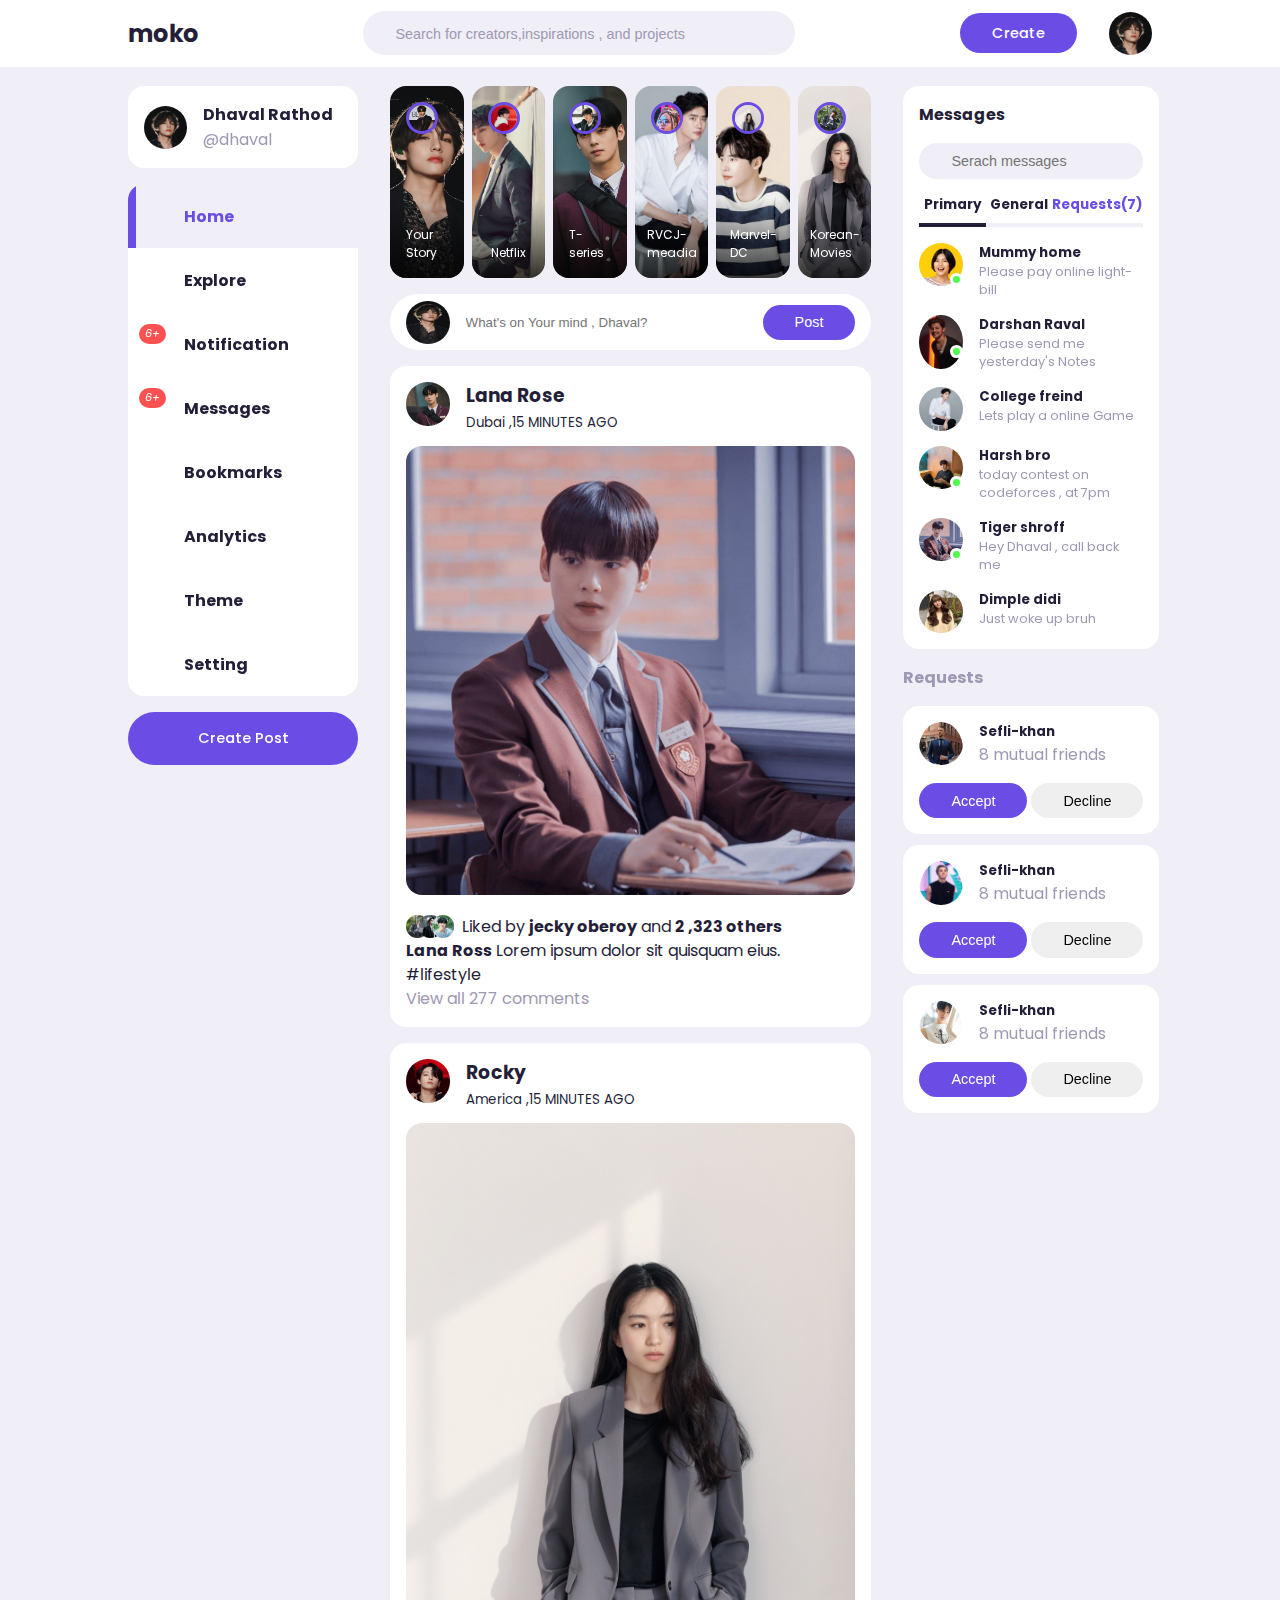
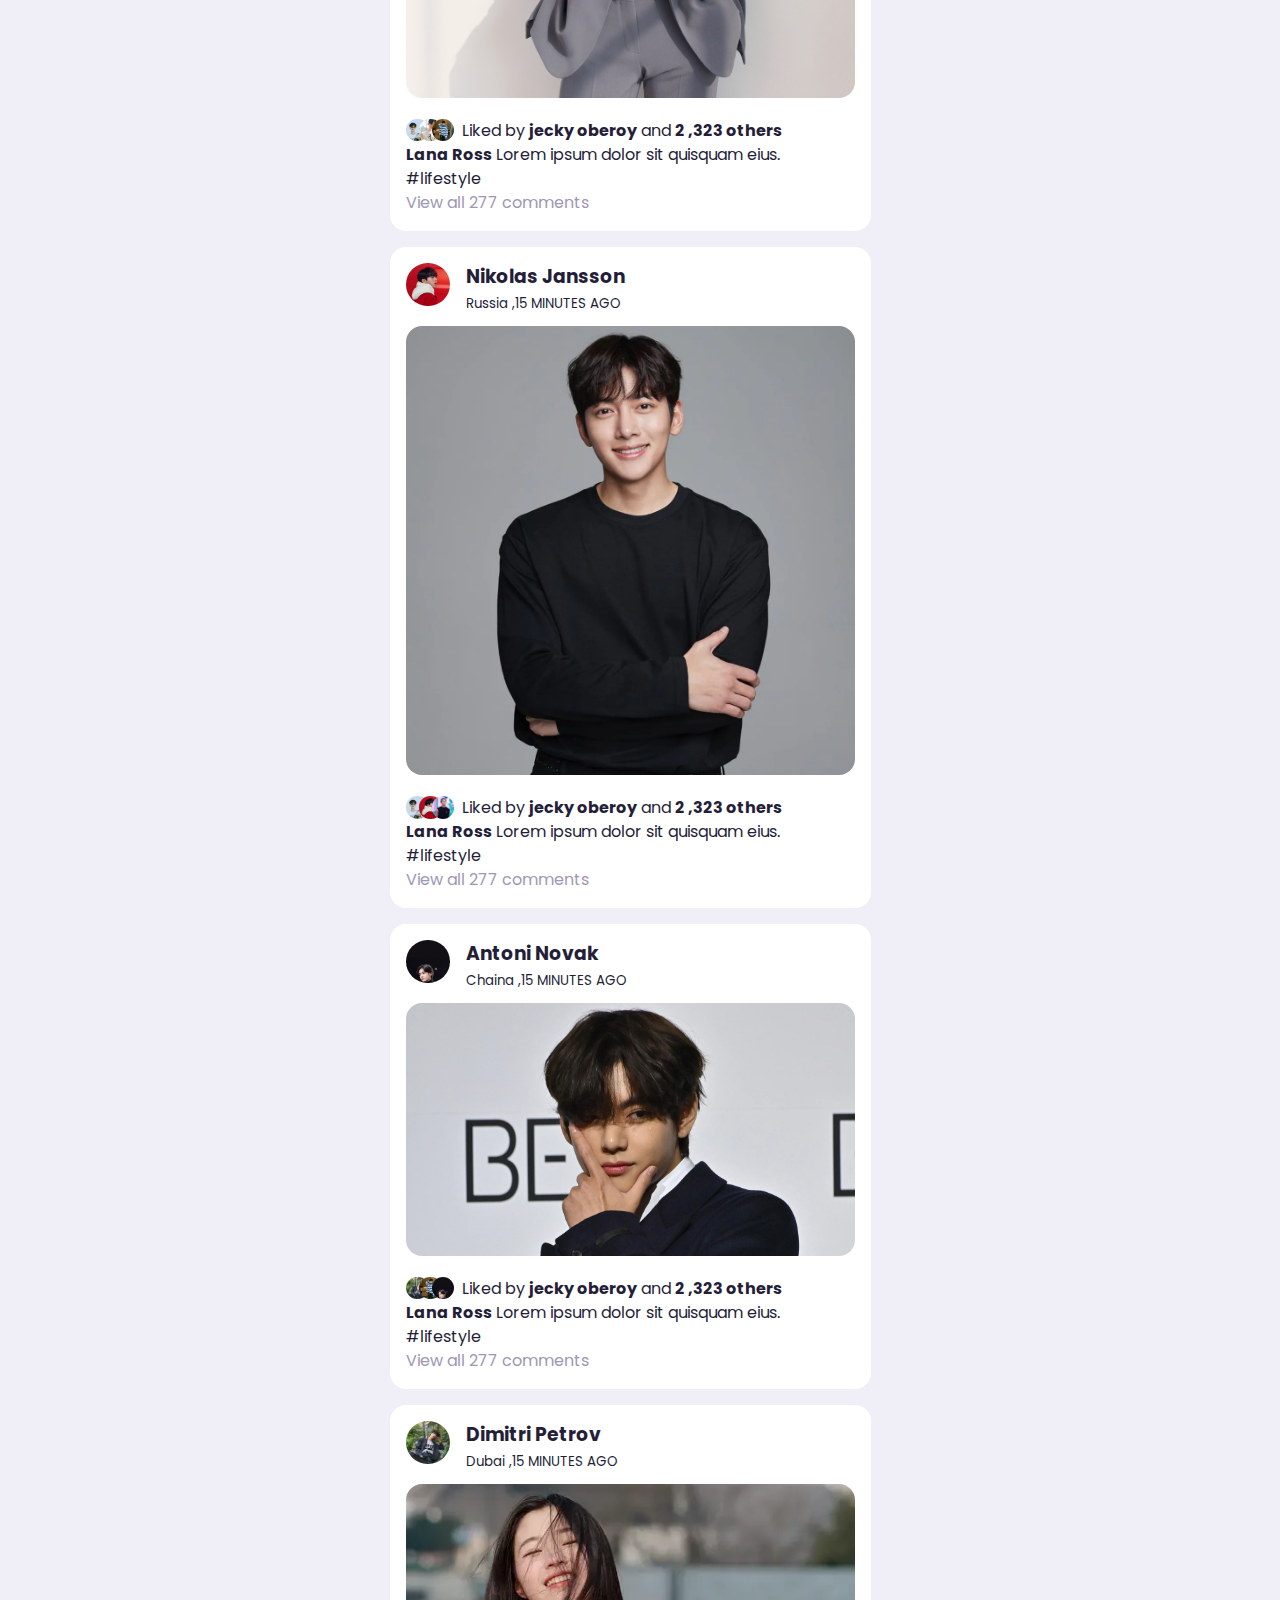
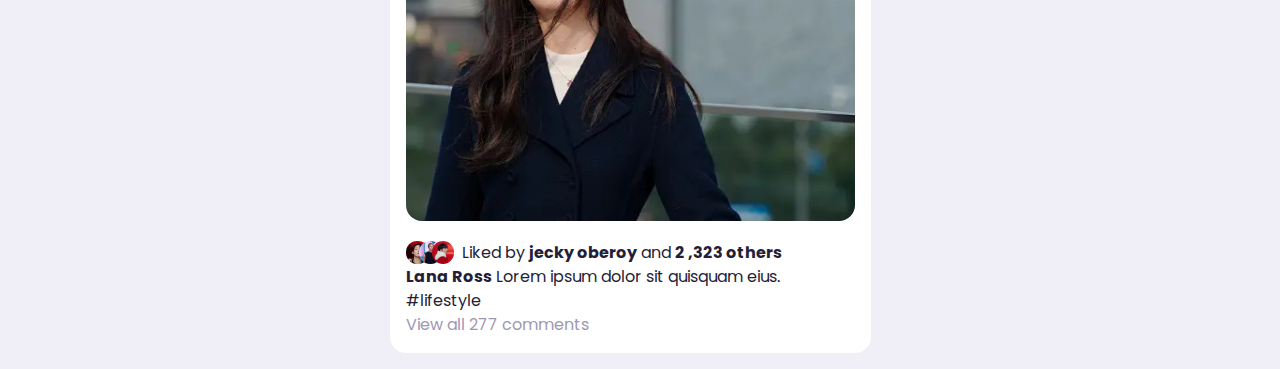
<file: index.html>
<!DOCTYPE html>
<html lang="en">

<head>
    <meta charset="UTF-8">
    <meta name="viewport" content="width=device-width, initial-scale=1.0">
    <link rel="stylesheet" href="https://unicons.iconscout.com/release/v4.0.8/css/line.css">
    <title>Document</title>
    <link rel="stylesheet" href="style.css">
</head>

<body>
    <nav>
        <div class="container">
            <h2 class="log">moko</h2>
            <div class="search-bar">
                <i class="uil uil-search"></i>
                <input type="search" placeholder="Search for creators,inspirations , and projects">
            </div>
            <div class="create">
                <label class="btn btn-primary" for="create-post">Create</label>
                <div class="profile-photo">
                    <img src="boy10.jpg">
                </div>
            </div>
        </div>
    </nav>

    <!------------------------ main------------------>

    <main>
        <div class="container">
            <!--============= left=========================== -->
            <div class="left">
                <a class="profile">
                    <div class="profile-photo">
                        <img src="boy10.jpg">
                    </div>
                    <div class="handle">
                        <h4>Dhaval Rathod</h4>
                        <p class="text-muted"> @dhaval</p>
                    </div> 
                         </a>



                         <!-- ----------------SIDEBAR --------------->
                    <div class="sidebar">
                        <a class="menu-item active">
                            <span><i class="uil uil-estate"></i></span>
                            <h3>Home</h3>
                        </a>
                        <a class="menu-item"> <span><i class="uil uil-compass"></i></span>
                            <h3>Explore</h3>
                        </a>

                        <a class="menu-item" id="notifications"> <span><i class="uil uil-bell"> <small class="notification-count">6+</small></i></span>
                            <h3>Notification</h3> 
                            <!----------------Notification POPUP------------------------>

                            <div class="notifications-popup">
                                <div>
                                    <div class="profile-photo">
                                        <img src="boe2.jpg">
                                    </div>
                                    <div class="notification-body">
                                        <b>Harsh rathod</b> accepted your friend request
                                        <small class="text-muted">2 DAYS AGO</small>
                                    </div>
                                </div>

                                <div>
                                    <div class="profile-photo">
                                        <img src="boy17.jpg">
                                    </div>
                                    <div class="notification-body">
                                        <b>Himmat rathod</b> commented on your post
                                        <small class="text-muted">2 DAYS AGO</small>
                                    </div>
                                </div>

                                <div>
                                    <div class="profile-photo">
                                        <img src="boe12.jpg">
                                    </div>
                                    <div class="notification-body">
                                        <b>priyanka chopra</b> like your post .
                                        <small class="text-muted">1 HOUR AGO</small>
                                    </div>
                                </div>

                                <div>
                                    <div class="profile-photo">
                                        <img src="boy17.jpg">
                                    </div>
                                    <div class="notification-body">
                                        <b>Darshan Raval</b> commented on your post.
                                        <small class="text-muted">2 DAYS AGO</small>
                                    </div>
                                </div>

                                <div>
                                    <div class="profile-photo">
                                        <img src="boy13.webp">
                                    </div>
                                    <div class="notification-body">
                                        <b>Sahrukh khan</b> commented on your post you are tagged in.
                                        <small class="text-muted">2 DAYS AGO</small>
                                    </div>
                                </div>

                                <div>
                                    <div class="profile-photo">
                                        <img src="boe4.jpg">
                                    </div>
                                    <div class="notification-body">
                                        <b>Hritik Roshan</b> commented on your post
                                        <small class="text-muted">1 HOUR AGO</small>
                                    </div>
                                </div>

                            </div>
                            <!-------------------- end notification group------------------->
                        </a>

                        <a class="menu-item" id="messages-notification"> <span><i class="uil uil-envelope-alt"> <small class= "notification-count">6+</small></i></span>   
                            <h3>Messages</h3>
                        </a>
                        <a class="menu-item"> <span><i class="uil uil-bookmark"></i></span>
                            <h3>Bookmarks</h3>
                        </a>
                        <a class="menu-item"> <span><i class="uil uil-chart-line"></i></span>
                            <h3>Analytics</h3>
                        </a>
                        <a class="menu-item" id="theme" > <span><i class="uil uil-palette"></i></span>
                            <h3>Theme</h3>
                        </a>
                        <a class="menu-item "> <span><i class="uil uil-setting" ></i></span>
                            <h3>Setting</h3>
                        </a>

                </a>
            </div>
          <label for="create-post" class="btn btn-primary">Create Post</label>
        </div>

        
        <!--============= middle=========================== -->
        <div class="middle">

               <!-------------------------- STORIES ---------------------------------------->

               <div class="stories">
                <div class="story">
                    <div class="profile-photo">
                        <img src="feed1.webp" alt="">
                    </div>
                    <p class="name">Your Story</p>
                </div>
                  
                <div class="story">
                    <div class="profile-photo">
                        <img src="boe12.jpg" alt="">
                    </div>
                    <p class="name">Netflix</p>
                </div>
 
                <div class="story">
                    <div class="profile-photo">
                        <img src="boy13.webp" alt="">
                    </div>
                    <p class="name">T-series</p>
                </div>

                <div class="story">
                    <div class="profile-photo">
                        <img src="girl16.jpg" alt="">
                    </div>
                    <p class="name">RVCJ- meadia</p>
                </div>

                <div class="story">
                    <div class="profile-photo">
                        <img src="girl8.png" alt="">
                    </div>
                    <p class="name">Marvel-DC</p>
                </div>
 
                <div class="story">
                    <div class="profile-photo">
                        <img src="boe6.jpg" alt="">
                    </div>
                    <p class="name">Korean-Movies</p>
                </div>
               </div>
            <!-- ------------------------END OF STORIES ------------>
     
             <form  class="create-post">
                <div >
                    <img src="boy10.jpg" alt="">
                </div>
                <input type="text" id="create-post" placeholder="What's on Your mind , Dhaval?">

                <input type="submit" value="Post" class="btn btn-primary">
             </form>

         <!--------------------------------- FEEDS---------------------- -->

      <div class="feeds">

         <!----------------------- FEED 1---------------------------------------->
        <div class="feed">
            <div class="head">
                <div class="user">
                    <div class="profile-photo">
                        <img src="boy17.jpg" >
                    </div>
                    <div class="ingo">
                        <h3>Lana Rose</h3>
                        <small>Dubai ,15 MINUTES AGO </small>

                    </div>
                   
                </div>
                <span class="edit">
                    <i class="uil uil-ellipsis-h"></i>
                </span>
            </div>
    <div class="photo">
        <img src="boy18.jpg" >
    </div>

    <div class="action-button">
        <div class="interaction-button">
       <span><i class="uil uil-heart"  onclick="dhaval('boy17.jpg','Lana Rose'); this.style.color='red'"></i></span>
       <span><i class="uil uil-comment-dots"></i></span>
       <span><i class="uil uil-share-alt"></i></span>
        </div>
        <div class="bookmark">
            
                <span><i class="uil uil-bookmark-full"></i></span>
            
        </div>
    </div>
    <div class="liked-by">
        <span><img src="boe6.jpg" alt=""></span>
        <span><img src="boe8.webp" alt=""></span>
        <span><img src="boe3.webp" alt=""></span>
        <p>Liked by <b>jecky oberoy</b> and <b>2 ,323 others</b></p>
    </div>
    <div class="caption">
        <p><b>Lana Ross</b> Lorem ipsum dolor sit quisquam eius. 
            <span class="harsh-tag">#lifestyle</span>
        </p>
    </div>
    <div class="comment text-muted">View all 277 comments</div>
        </div>

        <div class="feed">
            <div class="head">
                <div class="user">
                    <div class="profile-photo">
                        <img src="boe13.jpg" >
                    </div>
                    <div class="ingo">
                        <h3>Rocky</h3>
                        <small>America ,15 MINUTES AGO </small>

                    </div>
                   
                </div>
                <span class="edit">
                    <i class="uil uil-ellipsis-h"></i>
                </span>
            </div>
    <div class="photo">
        <img src="girl8.png" >
    </div>

    <div class="action-button">
        <div class="interaction-button">
       <span><i class="uil uil-heart"   onclick="if (this.style.color != 'red'){dhaval('boe13.jpg','Rocky'); }this.style.color='red'"></i></span>
       <span><i class="uil uil-comment-dots"></i></span>
       <span><i class="uil uil-share-alt"></i></span>
        </div>
        <div class="bookmark">
            
                <span><i class="uil uil-bookmark-full"></i></span>
            
        </div>
    </div>
    <div class="liked-by">
        <span><img src="boe1.jpg" alt=""></span>
        <span><img src="boe2.jpg" alt=""></span>
        <span><img src="boe5.jpg" alt=""></span>
        <p>Liked by <b>jecky oberoy</b> and <b>2 ,323 others</b></p>
    </div>
    <div class="caption">
        <p><b>Lana Ross</b> Lorem ipsum dolor sit quisquam eius. 
            <span class="harsh-tag">#lifestyle</span>
        </p>
    </div>
    <div class="comment text-muted">View all 277 comments</div>
        </div>

        <div class="feed">
            <div class="head">
                <div class="user">
                    <div class="profile-photo">
                        <img src="boe12.jpg" >
                    </div>
                    <div class="ingo">
                        <h3>Nikolas Jansson</h3>
                        <small>Russia ,15 MINUTES AGO </small>

                    </div>
                   
                </div>
                <span class="edit">
                    <i class="uil uil-ellipsis-h"></i>
                </span>
            </div>
    <div class="photo">
        <img src="boy19.webp" >
    </div>

    <div class="action-button">
        <div class="interaction-button">
       <span><i class="uil uil-heart" onclick="if (this.style.color != 'red') dhaval('boe12.jpg','Nikolas Jansson');this.style.color='red'"></i></span>
       <span><i class="uil uil-comment-dots"></i></span>
       <span><i class="uil uil-share-alt"></i></span>
        </div>
        <div class="bookmark">
            
                <span><i class="uil uil-bookmark-full"></i></span>
            
        </div>
    </div>
    <div class="liked-by">
        <span><img src="boe1.jpg" alt=""></span>
        <span><img src="boe12.jpg" alt=""></span>
        <span><img src="boe14.jpg" alt=""></span>
        <p>Liked by <b>jecky oberoy</b> and <b>2 ,323 others</b></p>
    </div>
    <div class="caption">
        <p><b>Lana Ross</b> Lorem ipsum dolor sit quisquam eius. 
            <span class="harsh-tag">#lifestyle</span>
        </p>
    </div>
    <div class="comment text-muted">View all 277 comments</div>
        </div>

        <div class="feed">
            <div class="head">
                <div class="user">
                    <div class="profile-photo">
                        <img src="boe7.jpg" >
                    </div>
                    <div class="ingo">
                        <h3>Antoni Novak</h3>
                        <small>Chaina ,15 MINUTES AGO </small>

                    </div>
                   
                </div>
                <span class="edit">
                    <i class="uil uil-ellipsis-h"></i>
                </span>
            </div>
    <div class="photo">
        <img src="feed1.webp" >
    </div>

    <div class="action-button">
        <div class="interaction-button">
       <span><i class="uil uil-heart"  onclick="if (this.style.color != 'red') dhaval('boe7.jpg','Antoni Novak'); this.style.color='red'"></i></span>
       <span><i class="uil uil-comment-dots"></i></span>
       <span><i class="uil uil-share-alt"></i></span>
        </div>
        <div class="bookmark">
            
                <span><i class="uil uil-bookmark-full"></i></span>
            
        </div>
    </div>
    <div class="liked-by">
        <span><img src="boe6.jpg" alt=""></span>
        <span><img src="boe5.jpg" alt=""></span>
        <span><img src="boe7.jpg" alt=""></span>
        <p>Liked by <b>jecky oberoy</b> and <b>2 ,323 others</b></p>
    </div>
    <div class="caption">
        <p><b>Lana Ross</b> Lorem ipsum dolor sit quisquam eius. 
            <span class="harsh-tag">#lifestyle</span>
        </p>
    </div>
    <div class="comment text-muted">View all 277 comments</div>
        </div>

        <div class="feed">
            <div class="head">
                <div class="user">
                    <div class="profile-photo">
                        <img src="boe6.jpg" >
                    </div>
                    <div class="ingo">
                        <h3>Dimitri Petrov</h3>
                        <small>Dubai ,15 MINUTES AGO </small>

                    </div>
                   
                </div>
                <span class="edit">
                    <i class="uil uil-ellipsis-h"></i>
                </span>
            </div>
    <div class="photo">
        <img src="s4.webp" >
    </div>

    <div class="action-button">
        <div class="interaction-button">
       <span><i class="uil uil-heart"  onclick="dhaval('boe6.jpg','Dimitri Petrov'); this.style.color='red'"></i></span>
       <span><i class="uil uil-comment-dots"></i></span>
       <span><i class="uil uil-share-alt"></i></span>
        </div>
        <div class="bookmark">
            
                <span><i class="uil uil-bookmark-full"></i></span>
            
        </div>
    </div>
    <div class="liked-by">
        <span><img src="boe13.jpg" alt=""></span>
        <span><img src="boe14.jpg" alt=""></span>
        <span><img src="boe12.jpg" alt=""></span>
        <p>Liked by <b>jecky oberoy</b> and <b>2 ,323 others</b></p>
    </div>
    <div class="caption">
        <p><b>Lana Ross</b> Lorem ipsum dolor sit quisquam eius. 
            <span class="harsh-tag">#lifestyle</span>
        </p>
    </div>
    <div class="comment text-muted">View all 277 comments</div>
        </div>

    <!-------------------------------- END OF FEED -------------------------->
  </div>

         <!-------------------------------- END OF FEEDS-------------------------->
         
         
        </div>
     <!--============= END OF MIDDLE=========================== -->





        <!--======================= right=========================== -->
        <div class="right">
 <div class="messages">
    <div class="heading">
        <h4>Messages </h4> <i class="uil uil-edit"></i>
    </div>

      <!-- ----------------------SEARCH-BAR ---------------------------->
      <div class="search-bar">
        <i class="uil uil-search"></i>
        <input type="search" placeholder="Serach messages" id="message-search">
    </div>

          <!------------------ MESSAGE CATEGORY -------------------->
          <div class="category">
            <h6 class="active">Primary</h6>
            <h6>General</h6>
            <h6 class="message-requests">Requests(7)</h6>
          </div>

              <!-- -----------------------MESSAGES --------------------->

              <div class="message">
                <div class="profile-photo">
                    <img src="s5.jpg" >
                    <div class="active"></div>
                </div>

                <div class="message-body">
                    <h5>Mummy home</h5>
                    <p class="text-muted">Please pay online light-bill</p>
                   
                </div>
              </div>
              <div class="message">
                <div class="profile-photo">
                    <img src="darshan raval.jpg" >
                    <div class="active"></div>
                </div>

                <div class="message-body">
                    <h5>Darshan Raval</h5>
                    <p class="text-muted">Please send me yesterday's Notes</p>
               
                </div>
              </div>
              <div class="message">
                <div class="profile-photo">
                    <img src="boy15.jpg" >
                </div>

                <div class="message-body">
                    <h5>College freind</h5>
                    <p class="text-muted">Lets play a online Game</p>
                </div>
              </div>
              <div class="message">
                <div class="profile-photo">
                    <img src="s3.jpg" >
                    <div class="active"></div>
                </div>

                <div class="message-body">
                    <h5>Harsh bro</h5>
                    <p class="text-muted">today contest on codeforces , at 7pm</p>
                    
                </div>
              </div>
              <div class="message">
                <div class="profile-photo">
                    <img src="boy18.jpg" >
                    <div class="active"></div>
                </div>

                <div class="message-body">
                    <h5>Tiger shroff</h5>
                    <p class="text-muted">Hey Dhaval , call back me</p>
                    
                </div>
              </div>
              <div class="message">
                <div class="profile-photo">
                    <img src="girl4.png" >
                </div>

                <div class="message-body">
                    <h5>Dimple didi</h5>
                    <p class="text-muted">Just woke up bruh</p>
                </div>
              </div>
             </div>
                 <!----------------END OF MESSAGES --------------------->


         <!----------------------------- FRIEND REQUESTS --------------------->
         <div class="friend-requests">
            <h4>Requests</h4>
            <div class="request">
                <div class="info">
                    <div class="profile-photo">
                        <img src="man.webp" >
                    </div>
                    <div>
                        <h5>Sefli-khan</h5>
                        <p class="text-muted">
                            8 mutual friends
                        </p>
                       
                    </div>
                </div>
                <div class="action">
                    <button class="btn btn-primary" onclick="
                    this.style.backgroundColor = 'rgb(86, 222, 166)'; this.innerHTML='Accepted'">
                        Accept
                    </button>
                    <button class="btn" onclick="
                    this.style.backgroundColor = 'rgb(232, 110, 149)'; this.innerHTML='Declined'">
                        Decline
                    </button>
                </div>

            </div>
            <div class="request">
                <div class="info">
                    <div class="profile-photo">
                        <img src="boe14.jpg" >
                    </div>
                    <div>
                        <h5>Sefli-khan</h5>
                        <p class="text-muted">
                            8 mutual friends
                        </p>
                       
                    </div>
                </div>
                <div class="action">
                    <button class="btn btn-primary"  onclick="
                    this.style.backgroundColor = 'rgb(86, 222, 166)'; this.innerHTML='Accepted'">
                        Accept
                    </button>
                    <button class="btn" onclick="
                    this.style.backgroundColor = 'rgb(232, 110, 149)'; this.innerHTML=' Declined'">
                        Decline
                    </button>
                </div>

            </div>
            <div class="request">
                <div class="info">
                    <div class="profile-photo">
                        <img src="boe2.jpg" >
                    </div>
                    <div>
                        <h5>Sefli-khan</h5>
                        <p class="text-muted">
                            8 mutual friends
                        </p>
                       
                    </div>
                </div>
                <div class="action">
                    <button class="btn btn-primary"  onclick="
                    this.style.backgroundColor = 'rgb(86, 222, 166)'; this.innerHTML='Accepted'">
                        Accept
                    </button>
                    <button class="btn"  onclick="
                    this.style.backgroundColor = 'rgb(232, 110, 149)'; this.innerHTML=' Declined'">
                        Decline
                    </button>
                </div>

            </div>
         </div>

        </div>
        
        <!--================================= END OF RIGHT=================== -->

        </div>
    </main>

        <!--=====================================THEME CUSTOMIZATION =============================-->

          <div class="customize-theme">
  <div class="card">
    <h2>Customize your view</h2>
    <p class="text-muted"> Manage your font size , color , and  background</p>

       <!-------------------- FONT SIZES -------------->
<div class="font-size">
    <h4>Font  Size</h4>
    <div>
        <h6>Aa</h6>
        <div class="choose-size">
            <span class="font-size-1 active"></span>
            <span class="font-size-2 "></span>
            <span class="font-size-3"></span>
            <span class="font-size-4"></span>
            <span class="font-size-5"></span>
        </div>

        <h3>Aa</h3>
    </div>

</div>
      
  <!-- -----------------------------PRIMARY COLORS-------------------------- -->
    <div class="color">
        <h4>Color</h4>
<div class="choose-color">
    <span class="color-1 active"></span>
    <span class="color-2 "></span>
    <span class="color-3 "></span>
    <span class="color-4 "></span>
    <span class="color-5"></span>
</div>

    </div>


         <!-------- ----------BACKGROUND  COLORS-------------------- -->
         <div class="background">
            <h4>Background</h4>
            <div class="choose-bg">
                <div class="bg-1 active" >
                    <span></span>
                    <h5  for="bg-1">Light</h5>
                </div>
                <div class="bg-2">
                    <span></span>
                    <h5  for="bg-2">Dim</h5>
                </div>
                <div class="bg-3">
                    <span></span>
                    <h5  for="bg-3">Lights Out</h5>
                </div>
            </div>

         </div>
  </div>

          </div>
          <script src="index.js"></script>
</body>

</html>
</file>
<file: style.css>
@import url("https://fonts.googleapis.com/css2?family=Inconsolata:wght@500&family=Poppins:wght@300;400;500;600&display=swap");

:root {
    --primary-color-hue :252;
    --dark-color-lightness : 17% ;
    --light-color-lightness : 95% ;
    --white-color-lightness : 100%;



  --color-white: hsl(252, 30%, var(--white-color-lightness));
  --color-light: hsl(252, 30%, var( --light-color-lightness));
  --color-gray: hsl(var(--primary-color-hue), 15%, 65%);
  --color-primary: hsl(var(--primary-color-hue), 75%, 60%);
  --color-secondary: hsl(252,100%,90%);
  --color-success: hsl(120, 95%, 65%);
  --color-danger: hsl(0, 95%, 65%);
  --color-dark: hsl(252, 30%, var(--dark-color-lightness));
  --color-black: hsl(252, 30%, 10%);

  --border-radius: 2rem;
  --card-border-radius: 1rem;
  --btn-padding: 0.6rem 2rem;
  --search-padding: 0.6rem 1rem;
  --card-padding: 1rem;

  --sticky-top-left : 5.4rem;
  --sticky-top-right : -18rem;

}

*,
*::before,
*::after {
  margin: 0;
  padding: 0;
  outline: 0;
  box-sizing: border-box;
  text-decoration: none;
  list-style: none;
  border: none;
}

body {
  font-family: "Poppins", sans-serif;
  color: var(--color-dark);
  background: var(--color-light);
  overflow-x:hidden;
}

/* general style */

.container {
  width: 80%;
  margin: 0 auto;
}

.profile-photo {
  width: 2.7rem;
  height: 2.7rem; 
  aspect-ratio: 1/1;
  border-radius: 50%;
  overflow: hidden;
}


.profile-photo img{
    transition: 0.3s;
}
.profile-photo img:hover{
    transform: scale(1.2);
}
img{
  display: block;
  width: 100%;
  }
  .pf{
    width: 2.7rem;
    height: 2.7rem; 
    aspect-ratio: 1/1;
    border-radius: 50%;
    overflow: hidden;
  }


.btn {
  display: inline-block;
  padding: var(--btn-padding);
  font-weight: 500;
  border-radius: var( --border-radius);
  cursor: pointer;
  transition: all 300ms ease;
  font-size: 0.9rem;
}

.btn:hover {
  opacity: 0.8;
}

.btn-primary{
  background: var(--color-primary);
  color: white;
  
}

.text-bold{
    font-weight: 500;
}
.text-muted{
    color : var(--color-gray);
}
nav{
    width:100%;
    background:  var(--color-white);
    padding:0.7rem 0;
    position:fixed;
    top:0;
    z-index: 10;
}

nav .container{
    display :flex;
    align-items: center;
    justify-content: space-between;
}

 .search-bar{
    background: var(--color-light);
    border-radius:var(--border-radius);
    padding:var(--search-padding);
}

.search-bar input[type="search"]{
    background: transparent;
    margin-left:1rem;
    font-size: 0.9rem;
    width:30vw;
    color:var(--color-dark);

}
nav .search-bar input[type="search"]::placeholder{
    color: var(--color-gray);
}
nav .create{
    display :flex;
  align-items: center;
  gap:2rem;
}




/* =================================== MAIN   ============================= */


main{
 position:relative;
 top:5.4rem;
}
main .container{
    display: grid;
   grid-template-columns: 18vw auto 20vw;
   column-gap: 2rem;
   position: relative;
}

/* =========================== LEFT ============================*/
main .container .left{
    height :max-content;
    position:sticky;
top:var(--sticky-top-left);
}

main .container .left .profile{
    padding: var(--card-padding);
    background: var(--color-white);
    border-radius :var(--card-border-radius);
    display: flex;
    align-items: center;
    column-gap: 1rem;
    width:100%;
}

              /*=========================== SIDEBAR======================= */
    .left .sidebar{
        margin-top :1rem;
        background: var(--color-white);
        border-radius:var(--card-border-radius);

    }

    .left .sidebar .menu-item{
        display: flex;
        align-items: center;
        height: 4rem;
        cursor: pointer;
        transition: all 300ms ease;
        position: relative;
    }

    .left .sidebar .menu-item:hover{
        background: var(--color-light);
    }

    .left .sidebar i{
        font-size :1.4rem;
        color: var(--color-gray);
        margin-left:2rem;
        position: relative;
    }

    .left .sidebar i .notification-count{
        background: var(--color-danger);
        color: white;
        font-size: 0.7rem;
        width:fit-content;
        border-radius: 0.8rem;
        position: absolute;
        padding:0.1rem 0.4rem;
        top:-0.3rem;
      right:-0.4rem;
    }
   
    .left .sidebar h3{
        margin-left :1.5rem;
        font-size: 1rem;
    }

    .left .sidebar .active{
        background: var(--color-light);
    }
    .left .sidebar .active i,
    .left .sidebar .active h3{
        color :var(--color-primary);
    }

    .left .sidebar .active::before{
        content:"";
        display: block;
        width: 0.5rem;
        height:100%;
        position:absolute;
        background: var(--color-primary);
    }

    .left .sidebar .menu-item:first-child.active {
        border-top-left-radius :var(--card-border-radius);
        overflow: hidden;
    }
    
    .left .sidebar .menu-item:last-child.active {
        border-bottom-left-radius :var(--card-border-radius);
        overflow: hidden;
    }

    .left .btn{
        margin-top: 1rem;
        width: 100%;
        text-align: center;
        padding: 1rem 0;
    }


    /* ---------------------------------NOTIFICATION POPUP --------------------------*/

    .left .notifications-popup{
        position: absolute;
        top:0;
        left :110%;
        width: 30rem;
        background: var(--color-white);
        border-radius: var(--card-border-radius);
        padding :var(--card-padding);
        box-shadow: 0 0 2rem hsl(var(--color-primary),75% ,60% ,25%);
        z-index: 188;
        display: none;
        overflow-y: scroll;
       
    }

  
    .left .notifications-popup::before{
        content: "";
        width:1.2rem;
        height:1.2rem;
        display: block;
        background: white;
        position: absolute;
        left:-0.6rem;
        transform: rotate(45deg);
    }
    .left .notifications-popup >div{
     display: flex;
     align-items: start;
     gap:1rem;
     margin-bottom: 1rem;
    }
    .left .notifications-popup small{
        display: block;
    }
    .jk{
      display: flex;
      align-items: start;
      gap:1rem;
      margin-bottom: 1rem;
    }




    /* ==========================================MIDDLE=================================*/


    .middle .stories{

    display :flex;
    justify-content: space-between;
    height:12rem;
    gap:.5rem;
  

    }
    .middle .stories .story{
        padding:var(--card-padding);
        border-radius:var(--card-border-radius);
        display:flex;
        flex-direction: column;
        justify-content: space-between;
        align-items:center;
        color:white;
  font-size:.75rem;
  width:100%;

  position: relative;
  overflow: hidden;
    }

    .middle .stories .story::before{
        content: "";
        display: block;
        width:100%;
     height: 5rem;
     background: linear-gradient(transparent,rgba(0,0,0,0.75));
     position: absolute;
     bottom: 0;
    
    }

    .middle .stories .story .name{
       z-index:2;

    }

    .middle .stories .story:nth-child(1){
        background: url("boy10.jpg") no-repeat center center/cover;
    
    }
    .middle .stories .story:nth-child(2){
        background: url("boy12.webp") no-repeat center center/cover;
    }
    .middle .stories .story:nth-child(3){
        background: url("boy17.jpg") no-repeat center center/cover;
    }
    .middle .stories .story:nth-child(4){
        background: url("boy15.jpg") no-repeat center center/cover;
    }
    .middle .stories .story:nth-child(5){
        background: url("boy16.jpeg") no-repeat center center/cover;
    }
    .middle .stories .story:nth-child(6){
        background: url("girl8.png") no-repeat center center/cover;
    }
    .middle .stories .story{
        transition: .4s;
        cursor: pointer;
    }
    .middle .stories .story:hover{
        transform: scale(1.1);
    }
    .middle .story .profile-photo{
         
        width: 2rem;
        height: 2rem;
        align-self:start ;
        border:3px solid var(--color-primary);
    }


       /* --------------------------create post section -----------------------------*/

       .middle .create-post{
        width:100%;
        display:flex;
        align-items: center;
        justify-content: space-between;
        margin-top: 1rem;
        background: var(--color-white);
        padding :.4rem var(--card-padding);
        border-radius: var(--border-radius);

       }
       .middle .create-post div  img{
        width: 2.7rem;
        height: 2.7rem;
  /* aspect-ratio: 1/1; */
  border-radius: 100%;
  display:flex;
  align-items: center;
  overflow: hidden;
       }

       .middle .create-post input[type="text"]{
        justify-self: start;
        width:100%;
        padding-left :1rem;
        background: transparent;
        color:var(--color-dark);
        margin-right:1rem;
       }
       
       /* -----------------------------------FEEDS--------------------------- */

       .middle .feeds .feed{
        background:  var(--color-white);
        border-radius :var(--card-border-radius);
        padding :var(--card-padding);
        margin:1rem 0;
        font-size:0.85;
        line-height: 1.5;

       }

       .middle .feed .head{
        display: flex;
        justify-content: space-between;

       }

       .middle .feed .user{
        display: flex;
        gap:1rem;
       }

       .middle .feed .photo{
        border-radius: var(--card-border-radius);
        overflow: hidden;
        cursor: pointer;
        margin:.7rem 0;
 
       }

       .middle .feed .photo img{
        width: 100%;
        height: 100%;
        transition: .6s;
      
        
       }
       .middle .feed .photo img:hover{
        transform: scale(1.1);
       }

 .middle .feed .action-button{
    display: flex;
    justify-content: space-between;
    align-items: center;
    font-size:1.4rem;
    margin:.6rem;
 }

 .middle .liked-by{
    display: flex;
 }

 .middle .liked-by span{
    width:1.4rem;
    height: 1.4rem;
    display: block;
    border-radius: 50%;
    overflow: hidden;
    border:2px solid var(--var-white);
    margin-left:-0.6rem;
 }

 .middle .liked-by span:first-child{
    margin:0;
 }

 .middle .liked-by p{
    margin-left: 0.5rem;

 }


  /*===================================== RIGHT======================== */

  main .container .right{
    height:max-content;
    position: sticky;
    top:var(--sticky-top-right);
    bottom:0;
  }

  .right .messages {
    background: var(--color-white);
    border-radius: var(--card-border-radius);
    padding: var(--card-padding);
  }

  .right .messages .heading{
    display :flex;
    align-items: center;
    justify-content: space-between;
    margin-bottom: 1rem;
       
  }
  .right .messages i{
    font-size: 1.4rem;
  }

  .right .messages .search-bar{
      display: flex;
    margin-bottom: 1rem;

  }

  .right .messages .category{
    display: flex;
    justify-content: space-between;
    margin-bottom:1rem;
  }

 .right .messages .category h6{
    width:100%;
    text-align: center;
    border-bottom:4px solid var(--color-light);
    padding-bottom: .5rem;
    font-size: 0.85rem;
 }

 .right .messages .category .active{
    border-color: var(--color-dark);
 }

 .right .messages .message-requests{
    color:var(--color-primary);
 }
 
 .right .messages .message{
    display:flex;
    gap:1rem;
    margin-bottom:1rem;
    align-items: start;
 }

 .right .message .profile-photo{
    position: relative;
    overflow: visible;
 }
 .right .profile-photo img{
    border-radius: 50%;
 }

 .right .messages .message:last-child{
    margin:0;
 }

 .right .messages  .message p{
  font-size:0.8rem;

 }
.right .messages  .message .profile-photo .active{
  width: 0.8rem;
  height:0.8rem;
  border-radius: 50%;
   border:3px solid var(--color-white);
   background: var(--color-success);
   position:absolute;
   bottom:0;
   right:0;

}

    /* ===================================FRIEND REQUESTS========================= */

    .right .friend-requests h4{
        color:var(--color-gray);
        margin: 1rem 0;
    }

    .right .request{
        background: var(--color-white);
        padding :var(--card-padding);
        border-radius :var(--card-border-radius);
        margin-bottom :0.7rem;
    }

    .right .request .info{
        display: flex;
        gap:1rem;
        margin-bottom:1rem;
    }



    /* <!--=====================================THEME CUSTOMIZATION =============================--> */

    .customize-theme{
        background: rgba(255,255,255,.5);
        width:100vw;
        height: 100vh;
        position: fixed;
        top:0;
        left: 0;
        z-index: 11000;
        text-align: center;
        display: grid;
        place-items: center;
        display: none;
    }
    .customize-theme .card{
        background: var(--color-white);
        padding: 3rem;
        border-radius: var(--card-border-radius);
        width:50%;
        box-shadow: 0 0 1rem var(--color-primary);
    }
  
      /* ---------------------------FONT SIZE--------------------- */

      .customize-theme .font-size{
        margin-top:5rem;
      }
      .customize-theme .font-size > div{
    display: flex;
    justify-content: space-between;
    align-items: center;
    background: var(--color-light);
    padding:var(--search-padding);
    border-radius: var(--card-border-radius);
      }

      .customize-theme  .choose-size {
        background: var(--color-secondary);
        height:.3rem;
        width:100%;
        margin: 0 1rem;
        display: flex;
        justify-content: space-between;
        align-items: center;
      }

      .customize-theme  .choose-size span{
        width:1.5rem;
        height:1.5rem;
        background: var(--color-secondary);
        border-radius: 50%;
        cursor:pointer;
      }

      .customize-theme  .choose-size span.active{
        background: var(--color-primary);
      }
  
        /* ---------------------------FONT SIZE--------------------- */
        .customize-theme .color{
            margin-top: 2rem;
        }

      .customize-theme  .choose-color{
        background: var(--color-light);
        padding :var(--search-padding);
        border-radius: var(--card-border-radius);
        display: flex;
        align-items: center;
        justify-content: space-between;

      }
      .customize-theme  .choose-color span{
        width: 2.2rem;
        height: 2.2rem;
        border-radius: 50%;
      }

      .customize-theme  .choose-color span:nth-child(1){
        background-color: hsl(252,75%,60%);
      }
      .customize-theme  .choose-color span:nth-child(2){
        background-color: hsl(52,75%,60%);
      }
      .customize-theme  .choose-color span:nth-child(3){
        background-color: hsl(352,75%,60%);
      }
      .customize-theme  .choose-color span:nth-child(4){
        background-color: hsl(152,75%,60%);
      }
      .customize-theme  .choose-color span:nth-child(5){
        background-color: hsl(202,75%,60%);
      }

      .customize-theme  .choose-color span.active{
        border:5px solid white;
        scale: 1.5;
      }

        /* ----------------------BACKGROUND------------- */
        
        .customize-theme .background{
            margin-top: 2rem;
        }
       
        .customize-theme  .choose-bg {
            display: flex;
            justify-content: space-between;
            align-items: center;
            gap:1.5rem;
        }
        
        .customize-theme  .choose-bg > div{
            padding: var(--card-padding);
            width: 100%;
            display: flex;
            align-items: center;
            font-size: 1rem;
            font-weight: bold;
             border-radius: 0.4rem;
             cursor: pointer;
        }

        .customize-theme  .choose-bg > div.active{
            border: 2px solid var(--color-primary);
        }
        .customize-theme  .choose-bg .bg-1{
            background: white;
            color: black;
        }
        .customize-theme  .choose-bg .bg-2{
            background: hsl(252,30%,17%);
            color: white;
        }
        .customize-theme  .choose-bg .bg-3{
            background: hsl(252,30%,10%);
            color: white;
        }

        .customize-theme  .choose-bg >div span{
            width:2rem;
            height: 2rem;
            border:2px solid var(--color-gray);
            border-radius:50%;
            margin-right: 1rem;
        }


          /*===================== MEDIA QUERIES SMALL LAPTOPS AND BIG SCREENS ============== */

          @media screen and (max-width:1200px) {
              .container{
                width: 96%;
              }

              main.container {
                grid-template-columns: 5rem auto 30vw;
                gap:1rem;
              }
              .left{
                width:5rem;
                z-index: 5;
              }

              main .container .left .profile{
                display: none;
              }
              .sidebar h3{
                display: none;
              }
              .left .btn{
                display: none;
              }
              .customize-theme .card{
                width: 80vw;
              }
          }

          

          /*===================== MEDIA QUERIES SMALL TABLETS AND MOBILE PHONES ============== */
   
          @media screen and (max-width: 992px) {
             nav  .search-bar {
                display: none;
             }
             main .container{
                grid-template-columns: 0 auto 5rem;
                gap:0;
             }
             main .container .left{
                grid-column: 3/4;
                position: fixed;
                bottom: 0;
                right:0;
             }

             .left .notifications-popup::before {
              display: absolute;
               background-color:white;
                top:1.3rem;
             left:21.4rem;
                display: block; 
                z-index: 6; 

             }
             .left  .notifications-popup {
                left:-23rem;
             width:22rem; 
             z-index: 6; 
             }

    
             main .container .middle{
                grid-column: 1/3;

             }
             main .container .right{
               display: none;
             }
 
             .customize-theme .card{
                width: 92vw;
             }
          }
</file>
